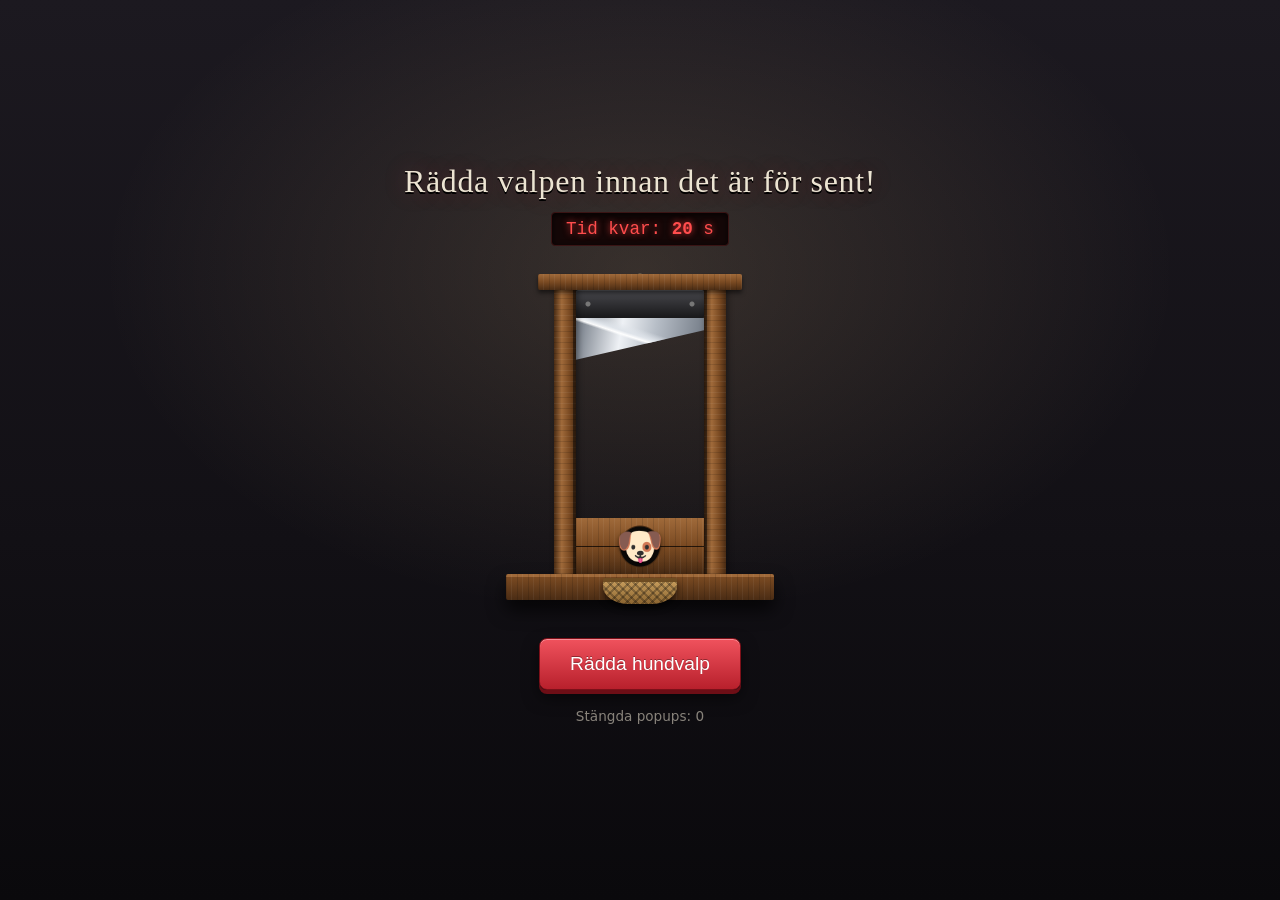
<file: bamboozle/index.html>
<!DOCTYPE html>
<html lang="sv">
<head>
  <meta charset="UTF-8">
  <meta name="viewport" content="width=device-width, initial-scale=1.0">
  <title>Rädda Valpen</title>
  <link rel="stylesheet" href="index.css">
</head>
<body>
  <main class="stage">
    <h1 id="title">Rädda valpen innan det är för sent!</h1>
    <p class="timer">Tid kvar: <span id="countdown">20</span> s</p>

    <div class="guillotine">
      <div class="beam"></div>
      <div class="post post--left"></div>
      <div class="post post--right"></div>
      <div id="blade" class="blade">
        <div class="blade__weight"></div>
        <div class="blade__steel"></div>
      </div>
      <div class="lunette lunette--top"></div>
      <div class="lunette lunette--bottom"></div>
      <div class="puppy" aria-label="Hundvalp">🐶</div>
      <div class="base"></div>
      <div class="basket"></div>
    </div>

    <button id="save-button" class="save-button">Rädda hundvalp</button>
    <p class="stats">Stängda popups: <span id="closed-count">0</span></p>
  </main>

  <div id="popup-layer" class="popup-layer"></div>

  <div id="result" class="result" hidden></div>

  <script src="index.js"></script>
</body>
</html>
</file>
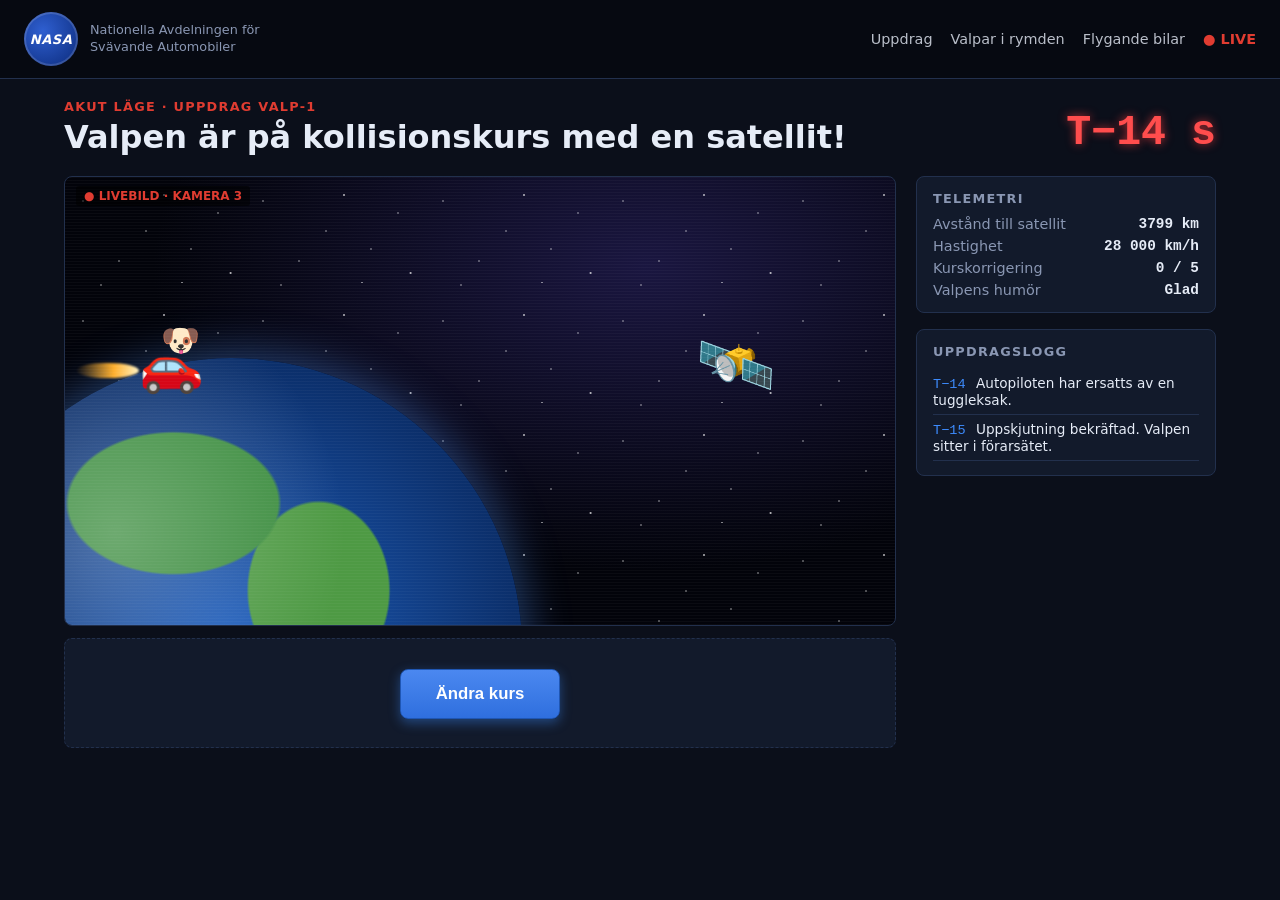
<file: bamboozle/nasa.html>
<!DOCTYPE html>
<html lang="sv">
<head>
  <meta charset="UTF-8">
  <meta name="viewport" content="width=device-width, initial-scale=1.0">
  <title>NASA – Uppdrag VALP-1</title>
  <link rel="stylesheet" href="nasa.css">
</head>
<body>
  <header class="topbar">
    <div class="brand">
      <span class="brand__mark">NASA</span>
      <span class="brand__sub">Nationella Avdelningen för Svävande Automobiler</span>
    </div>
    <nav class="nav">
      <a href="#">Uppdrag</a>
      <a href="#">Valpar i rymden</a>
      <a href="#">Flygande bilar</a>
      <a href="#" class="nav__live">● LIVE</a>
    </nav>
  </header>

  <main class="mission">
    <div class="mission__head">
      <div>
        <p class="eyebrow">Akut läge · Uppdrag VALP-1</p>
        <h1 id="title">Valpen är på kollisionskurs med en satellit!</h1>
      </div>
      <p class="clock">T−<span id="countdown">15</span> s</p>
    </div>

    <section class="feed">
      <div class="feed__label">● LIVEBILD · KAMERA 3</div>
      <div id="scene" class="scene">
        <div class="earth"></div>
        <div id="satellite" class="satellite">🛰️</div>
        <div id="car" class="car">
          <span class="car__puppy">🐶</span>
          <span class="car__body">🚗</span>
          <span class="car__flame"></span>
        </div>
        <div id="boom" class="boom" hidden>💥</div>
      </div>

      <div id="controls" class="controls">
        <button id="steer-button" class="steer-button">Ändra kurs</button>
      </div>
    </section>

    <aside class="panels">
      <div class="panel">
        <h2>Telemetri</h2>
        <dl class="telemetry">
          <dt>Avstånd till satellit</dt><dd><span id="distance">4200</span> km</dd>
          <dt>Hastighet</dt><dd>28 000 km/h</dd>
          <dt>Kurskorrigering</dt><dd><span id="corrections">0</span> / <span id="corrections-needed">5</span></dd>
          <dt>Valpens humör</dt><dd id="mood">Glad</dd>
        </dl>
      </div>
      <div class="panel">
        <h2>Uppdragslogg</h2>
        <ol id="log" class="log"></ol>
      </div>
    </aside>
  </main>

  <div id="result" class="result" hidden></div>

  <script src="nasa.js"></script>
</body>
</html>
</file>
<file: bamboozle/index.css>
:root {
  --bg: #121015;
  --text: #ece4d2;
  --accent: #e63946;
  --wood-dark: #4a2c14;
  --wood: #7a4a22;
  --wood-light: #a06a3a;
  --steel-light: #eef1f5;
  --steel: #b7bec7;
  --steel-dark: #6f7782;
  --iron: #2b2b2e;
  --popup-bg: #f4f4f5;
  --popup-text: #1d1d1f;
  --popup-primary: #2f6fde;

  /* Trä med ådring: tunna mörka ränder ovanpå en rundad ljusgradient */
  --grain: repeating-linear-gradient(90deg, rgba(0, 0, 0, 0.12) 0 1px, transparent 1px 5px, rgba(255, 255, 255, 0.05) 5px 6px, transparent 6px 11px);
  --grain-h: repeating-linear-gradient(0deg, rgba(0, 0, 0, 0.12) 0 1px, transparent 1px 5px, rgba(255, 255, 255, 0.05) 5px 6px, transparent 6px 11px);
}

* { box-sizing: border-box; }

body {
  margin: 0;
  min-height: 100vh;
  background:
    radial-gradient(ellipse 60% 55% at 50% 30%, rgba(255, 214, 150, 0.14), transparent 70%),
    linear-gradient(180deg, #1c1920 0%, var(--bg) 60%, #0a090c 100%);
  color: var(--text);
  font-family: system-ui, sans-serif;
  display: flex;
  justify-content: center;
  align-items: center;
  overflow: hidden;
}

.stage { text-align: center; padding: 16px; }

h1 {
  margin: 0 0 8px;
  user-select: none;
  font-family: Georgia, "Times New Roman", serif;
  font-weight: normal;
  letter-spacing: 0.02em;
  text-shadow: 0 2px 0 #000, 0 0 24px rgba(230, 57, 70, 0.25);
}

.timer {
  display: inline-block;
  margin: 4px 0 0;
  padding: 6px 14px;
  font-family: "Courier New", monospace;
  font-size: 1.1rem;
  color: #ff4d4d;
  background: #140707;
  border: 1px solid #3a1414;
  border-radius: 4px;
  box-shadow: inset 0 2px 6px rgba(0, 0, 0, 0.8);
  text-shadow: 0 0 6px rgba(255, 60, 60, 0.8);
}

#countdown { font-weight: bold; }

/* ===== Giljotin ===== */

.guillotine {
  position: relative;
  width: 240px;
  height: 340px;
  margin: 28px auto 24px;
  /* Klipp bara ovankanten så att repet försvinner bakom bjälken */
  clip-path: inset(0 -200px -200px -200px);
}

.beam {
  position: absolute;
  top: 0;
  left: 18px;
  right: 18px;
  height: 16px;
  z-index: 3;
  background: var(--grain), linear-gradient(180deg, var(--wood-light), var(--wood) 50%, var(--wood-dark));
  border-radius: 2px;
  box-shadow: 0 3px 4px rgba(0, 0, 0, 0.5);
}

.post {
  position: absolute;
  top: 0;
  width: 22px;
  height: 300px;
  z-index: 2;
  background: var(--grain-h), linear-gradient(90deg, var(--wood-dark), var(--wood-light) 35%, var(--wood) 70%, var(--wood-dark));
  box-shadow: 2px 0 6px rgba(0, 0, 0, 0.4);
}
.post--left  { left: 34px; }
.post--right { right: 34px; }

/* Spår i stolparna som bladet glider i */
.post::after {
  content: "";
  position: absolute;
  top: 16px;
  bottom: 0;
  width: 3px;
  background: rgba(0, 0, 0, 0.45);
}
.post--left::after  { right: 0; }
.post--right::after { left: 0; }

.blade {
  position: absolute;
  left: 56px;
  right: 56px;
  top: 16px;
  height: 70px;
  z-index: 1;
  transition: top 1s linear;
}

/* Repet upp till bjälken */
.blade::before {
  content: "";
  position: absolute;
  bottom: 100%;
  left: 50%;
  width: 3px;
  height: 400px;
  transform: translateX(-50%);
  background: repeating-linear-gradient(160deg, #c9b48a 0 3px, #8e7a52 3px 5px);
}

.blade__weight {
  position: absolute;
  inset: 0 0 auto;
  height: 28px;
  background:
    radial-gradient(circle at 12px 50%, #777 0 2px, transparent 3px),
    radial-gradient(circle at calc(100% - 12px) 50%, #777 0 2px, transparent 3px),
    linear-gradient(180deg, #48484d, var(--iron) 60%, #18181a);
  border-radius: 2px;
  box-shadow: inset 0 1px rgba(255, 255, 255, 0.15);
}

.blade__steel {
  position: absolute;
  top: 28px;
  left: 0;
  right: 0;
  height: 42px;
  background: linear-gradient(100deg, var(--steel-dark), var(--steel-light) 35%, var(--steel) 60%, var(--steel-dark));
  clip-path: polygon(0 0, 100% 0, 100% 30%, 0 100%);
}

/* Slipad egg längs den sneda kanten */
.blade__steel::after {
  content: "";
  position: absolute;
  inset: 0;
  background: linear-gradient(to top right, transparent 46%, rgba(255, 255, 255, 0.95) 49%, #dfe4ea 53%, transparent 62%);
}

.lunette {
  position: absolute;
  left: 56px;
  right: 56px;
  height: 28px;
  z-index: 2;
  box-shadow: 0 2px 3px rgba(0, 0, 0, 0.4);
}
.lunette--top {
  top: 244px;
  background:
    radial-gradient(circle 21px at 50% 100%, #0c0a08 19px, var(--wood-dark) 20px, transparent 21px),
    var(--grain), linear-gradient(180deg, var(--wood-light), var(--wood));
}
.lunette--bottom {
  top: 272px;
  border-top: 1px solid rgba(0, 0, 0, 0.55);
  background:
    radial-gradient(circle 21px at 50% 0, #0c0a08 19px, var(--wood-dark) 20px, transparent 21px),
    var(--grain), linear-gradient(180deg, var(--wood), var(--wood-dark));
}

.puppy {
  position: absolute;
  top: 272px;
  left: 50%;
  z-index: 3;
  font-size: 38px;
  line-height: 1;
  transform: translate(-50%, -50%);
  filter: drop-shadow(0 2px 2px rgba(0, 0, 0, 0.6));
}

.base {
  position: absolute;
  top: 300px;
  left: -14px;
  right: -14px;
  height: 26px;
  z-index: 2;
  background: var(--grain), linear-gradient(180deg, var(--wood-light) 0 3px, var(--wood) 3px, var(--wood-dark));
  border-radius: 2px;
  box-shadow: 0 10px 18px rgba(0, 0, 0, 0.7);
}

.basket {
  position: absolute;
  top: 304px;
  left: 50%;
  width: 74px;
  height: 26px;
  z-index: 4;
  transform: translateX(-50%);
  background:
    repeating-linear-gradient(45deg, rgba(0, 0, 0, 0.25) 0 2px, transparent 2px 6px),
    repeating-linear-gradient(-45deg, rgba(0, 0, 0, 0.25) 0 2px, transparent 2px 6px),
    linear-gradient(180deg, #c49a5a, #8a6430);
  border-top: 4px solid #6e4c22;
  border-radius: 2px 2px 26px 26px / 2px 2px 18px 18px;
  box-shadow: 0 4px 6px rgba(0, 0, 0, 0.6);
}

/* ===== Knapp ===== */

.save-button {
  font-size: 1.2rem;
  padding: 14px 30px;
  border: 1px solid #7d1019;
  border-radius: 8px;
  background: linear-gradient(180deg, #f0525d, #b8202c);
  color: white;
  text-shadow: 0 -1px rgba(0, 0, 0, 0.35);
  cursor: pointer;
  box-shadow:
    inset 0 1px rgba(255, 255, 255, 0.35),
    0 4px 0 #6d0e16,
    0 8px 16px rgba(0, 0, 0, 0.5);
  transition: transform 0.05s, box-shadow 0.05s;
}
.save-button:hover { filter: brightness(1.08); }
.save-button:active {
  transform: translateY(3px);
  box-shadow: inset 0 1px rgba(255, 255, 255, 0.35), 0 1px 0 #6d0e16, 0 3px 8px rgba(0, 0, 0, 0.5);
}

.stats { opacity: 0.55; font-size: 0.85rem; margin-top: 18px; }

/* ===== Popups ===== */

.popup-layer { position: fixed; inset: 0; pointer-events: none; }

.popup {
  position: absolute;
  width: min(320px, 90vw);
  background: var(--popup-bg);
  color: var(--popup-text);
  border: 1px solid #8f8f94;
  border-radius: 8px;
  overflow: hidden;
  font-size: 14px;
  box-shadow: 0 14px 32px rgba(0, 0, 0, 0.5), 0 2px 6px rgba(0, 0, 0, 0.3);
  pointer-events: auto;
  animation: pop-in 0.15s ease-out;
}

.popup__header {
  display: flex;
  justify-content: space-between;
  align-items: center;
  background: linear-gradient(180deg, #eaeaec, #d3d3d7);
  border-bottom: 1px solid #b0b0b5;
  color: #333;
  padding: 5px 6px 5px 10px;
  font-size: 12.5px;
  font-weight: 600;
}

.popup__close {
  width: 22px;
  height: 22px;
  padding: 0;
  background: none;
  border: none;
  border-radius: 4px;
  color: #555;
  font-size: 13px;
  line-height: 22px;
  cursor: pointer;
}
.popup__close:hover { background: #e5484d; color: white; }

.popup__body {
  display: flex;
  gap: 12px;
  align-items: flex-start;
  padding: 14px 14px 10px;
}
.popup__body p { margin: 2px 0 0; line-height: 1.4; text-align: left; }
.popup__icon { font-size: 28px; line-height: 1; }

.popup__actions { display: flex; gap: 8px; justify-content: flex-end; align-items: center; padding: 4px 14px 14px; }

.popup__actions button {
  padding: 6px 14px;
  border-radius: 6px;
  font-size: 13px;
  cursor: pointer;
}

/* Klassiskt mörkt mönster: "nej" är en blek länk, "ja" en stor blå knapp */
.popup__actions [data-action="no"] {
  background: none;
  border: none;
  color: #8a8a90;
  font-size: 11px;
  text-decoration: underline;
}
.popup__actions [data-action="yes"] {
  background: linear-gradient(180deg, #4b88f0, var(--popup-primary));
  border: 1px solid #1f56b3;
  color: white;
  font-weight: 600;
  box-shadow: inset 0 1px rgba(255, 255, 255, 0.3), 0 1px 2px rgba(0, 0, 0, 0.25);
}

@keyframes pop-in {
  from { transform: scale(0.6); opacity: 0; }
  to   { transform: scale(1);   opacity: 1; }
}

.result {
  position: fixed;
  inset: 0;
  display: flex;
  justify-content: center;
  align-items: center;
  background: rgba(0, 0, 0, 0.85);
  font-size: 2rem;
  text-align: center;
  padding: 16px;
  z-index: 100000;
}

.result[hidden] { display: none; }
</file>
<file: bamboozle/nasa.css>
:root {
  --bg: #0b0f1a;
  --panel: #121a2b;
  --line: #22304d;
  --text: #e6ecf7;
  --muted: #8a97b3;
  --brand: #e03c31;
  --accent: #3d8bfd;
  --ok: #3ecf8e;
}

* { box-sizing: border-box; }

body {
  margin: 0;
  min-height: 100vh;
  background: var(--bg);
  color: var(--text);
  font-family: system-ui, sans-serif;
}

/* ===== Sidhuvud ===== */

.topbar {
  display: flex;
  flex-wrap: wrap;
  gap: 12px;
  justify-content: space-between;
  align-items: center;
  padding: 12px 24px;
  background: #060911;
  border-bottom: 1px solid var(--line);
}

.brand { display: flex; align-items: center; gap: 12px; }

.brand__mark {
  display: grid;
  place-items: center;
  width: 54px;
  height: 54px;
  border-radius: 50%;
  background: radial-gradient(circle at 35% 35%, #2f5fd0, #0b2a7a);
  color: white;
  font-weight: 800;
  font-size: 13px;
  letter-spacing: 0.04em;
  font-style: italic;
  box-shadow: inset 0 0 0 2px rgba(255, 255, 255, 0.15);
}

.brand__sub { font-size: 0.8rem; color: var(--muted); max-width: 200px; line-height: 1.3; }

.nav { display: flex; flex-wrap: wrap; gap: 18px; font-size: 0.9rem; }
.nav a { color: var(--text); text-decoration: none; opacity: 0.8; }
.nav a:hover { opacity: 1; }
.nav__live { color: var(--brand) !important; font-weight: 700; opacity: 1 !important; animation: blink 1.2s infinite; }

/* ===== Uppdrag ===== */

.mission {
  display: grid;
  grid-template-columns: minmax(0, 1fr) 300px;
  gap: 20px;
  max-width: 1200px;
  margin: 0 auto;
  padding: 20px 24px;
}

.mission__head {
  grid-column: 1 / -1;
  display: flex;
  justify-content: space-between;
  align-items: flex-end;
  gap: 16px;
}

.eyebrow { margin: 0; color: var(--brand); font-size: 0.8rem; font-weight: 700; text-transform: uppercase; letter-spacing: 0.1em; }

h1 { margin: 4px 0 0; font-size: clamp(1.3rem, 3vw, 2rem); user-select: none; }

.clock {
  margin: 0;
  font-family: "Courier New", monospace;
  font-size: clamp(1.6rem, 4vw, 2.6rem);
  font-weight: bold;
  color: #ff4d4d;
  text-shadow: 0 0 10px rgba(255, 60, 60, 0.7);
  white-space: nowrap;
}

/* ===== Livebild ===== */

.feed { position: relative; }

.feed__label {
  position: absolute;
  top: 10px;
  left: 12px;
  z-index: 5;
  font-size: 0.75rem;
  font-weight: 700;
  color: var(--brand);
  background: rgba(0, 0, 0, 0.55);
  padding: 3px 8px;
  border-radius: 3px;
}

.scene {
  position: relative;
  height: clamp(220px, 50vh, 460px);
  overflow: hidden;
  border: 1px solid var(--line);
  border-radius: 8px;
  background:
    radial-gradient(1px 1px at 10% 20%, white, transparent),
    radial-gradient(1px 1px at 30% 70%, white, transparent),
    radial-gradient(1.5px 1.5px at 55% 15%, white, transparent),
    radial-gradient(1px 1px at 70% 60%, white, transparent),
    radial-gradient(1px 1px at 85% 30%, white, transparent),
    radial-gradient(1.5px 1.5px at 92% 80%, white, transparent),
    radial-gradient(1px 1px at 45% 45%, white, transparent),
    radial-gradient(1px 1px at 20% 90%, white, transparent),
    radial-gradient(1px 1px at 65% 88%, white, transparent),
    radial-gradient(ellipse at 70% 20%, #1a1640 0%, transparent 60%),
    #02030a;
  background-size: 180px 120px, 180px 120px, 180px 120px, 180px 120px, 180px 120px, 180px 120px, 180px 120px, 180px 120px, 180px 120px, 100% 100%, auto;
}

/* Brus som på en riktig videolänk */
.scene::after {
  content: "";
  position: absolute;
  inset: 0;
  pointer-events: none;
  background: repeating-linear-gradient(0deg, rgba(255, 255, 255, 0.03) 0 1px, transparent 1px 3px);
}

.earth {
  position: absolute;
  left: -15%;
  bottom: -70%;
  width: 70%;
  aspect-ratio: 1;
  border-radius: 50%;
  background:
    radial-gradient(circle at 30% 30%, rgba(255, 255, 255, 0.25), transparent 40%),
    radial-gradient(ellipse 30% 20% at 40% 25%, #3c8d3f 60%, transparent 62%),
    radial-gradient(ellipse 20% 25% at 65% 40%, #4e9a44 60%, transparent 62%),
    radial-gradient(circle, #1e5fbf, #0b2f6b 70%);
  box-shadow: 0 0 40px 8px rgba(80, 150, 255, 0.35);
}

.satellite {
  position: absolute;
  left: 76%;
  top: 42%;
  font-size: clamp(36px, 6vw, 64px);
  transform: translateY(-50%);
  animation: wobble 4s ease-in-out infinite;
}

.car {
  position: absolute;
  left: 2%;
  top: 42%;
  transform: translateY(-50%);
  transition: top 0.4s ease-out;
  font-size: clamp(30px, 5vw, 52px);
  line-height: 1;
}

.car__body { display: inline-block; transform: scaleX(-1); }

.car__puppy {
  position: absolute;
  left: 34%;
  top: -28%;
  font-size: 0.6em;
}

.car__flame {
  position: absolute;
  right: 100%;
  top: 45%;
  width: 1.2em;
  height: 0.3em;
  border-radius: 50%;
  background: linear-gradient(90deg, transparent, #ffb02e 60%, #fff3c4);
  filter: blur(1px);
  animation: flicker 0.15s infinite alternate;
}

.car--escape {
  transition: top 1.2s ease-in, left 1.2s ease-in;
  top: -20% !important;
  left: 110% !important;
}

.boom {
  position: absolute;
  left: 74%;
  top: 42%;
  font-size: clamp(60px, 12vw, 140px);
  transform: translate(-25%, -50%);
  animation: explode 0.6s ease-out;
}

/* ===== Kontroller ===== */

.controls {
  position: relative;
  height: 110px;
  margin-top: 12px;
  border: 1px dashed var(--line);
  border-radius: 8px;
  background: var(--panel);
}

.steer-button {
  position: absolute;
  left: calc(50% - 80px);
  top: 30px;
  width: 160px;
  padding: 14px 0;
  font-size: 1.05rem;
  font-weight: 700;
  color: white;
  border: 1px solid #1f56b3;
  border-radius: 8px;
  background: linear-gradient(180deg, #4b88f0, #2f6fde);
  box-shadow: 0 4px 12px rgba(61, 139, 253, 0.4);
  cursor: pointer;
  transition: left 0.12s, top 0.12s;
}

/* ===== Paneler ===== */

.panels { display: flex; flex-direction: column; gap: 16px; }

.panel {
  background: var(--panel);
  border: 1px solid var(--line);
  border-radius: 8px;
  padding: 14px 16px;
}

.panel h2 { margin: 0 0 10px; font-size: 0.8rem; text-transform: uppercase; letter-spacing: 0.1em; color: var(--muted); }

.telemetry { display: grid; grid-template-columns: 1fr auto; gap: 6px 12px; margin: 0; font-size: 0.9rem; }
.telemetry dt { color: var(--muted); }
.telemetry dd { margin: 0; font-family: "Courier New", monospace; font-weight: bold; text-align: right; }

.log { list-style: none; margin: 0; padding: 0; font-size: 0.85rem; max-height: 240px; overflow: auto; }
.log li { padding: 6px 0; border-bottom: 1px solid var(--line); }
.log time { color: var(--accent); font-family: "Courier New", monospace; margin-right: 6px; }

/* ===== Resultat ===== */

.result {
  position: fixed;
  inset: 0;
  display: flex;
  flex-direction: column;
  justify-content: center;
  align-items: center;
  gap: 8px;
  background: rgba(0, 0, 0, 0.85);
  font-size: 2rem;
  text-align: center;
  padding: 16px;
  z-index: 100;
}
.result[hidden] { display: none; }
.result a { font-size: 1.1rem; color: var(--accent); margin-top: 12px; }

@keyframes blink { 50% { opacity: 0.4; } }
@keyframes wobble { 50% { transform: translateY(-50%) rotate(8deg); } }
@keyframes flicker { from { opacity: 0.6; width: 1em; } to { opacity: 1; width: 1.4em; } }
@keyframes explode { from { transform: translate(-25%, -50%) scale(0.2); opacity: 0; } to { transform: translate(-25%, -50%) scale(1); opacity: 1; } }

@media (max-width: 800px) {
  .mission { grid-template-columns: 1fr; padding: 16px; }
  .topbar { padding: 12px 16px; }
  .brand__sub { display: none; }
}
</file>
